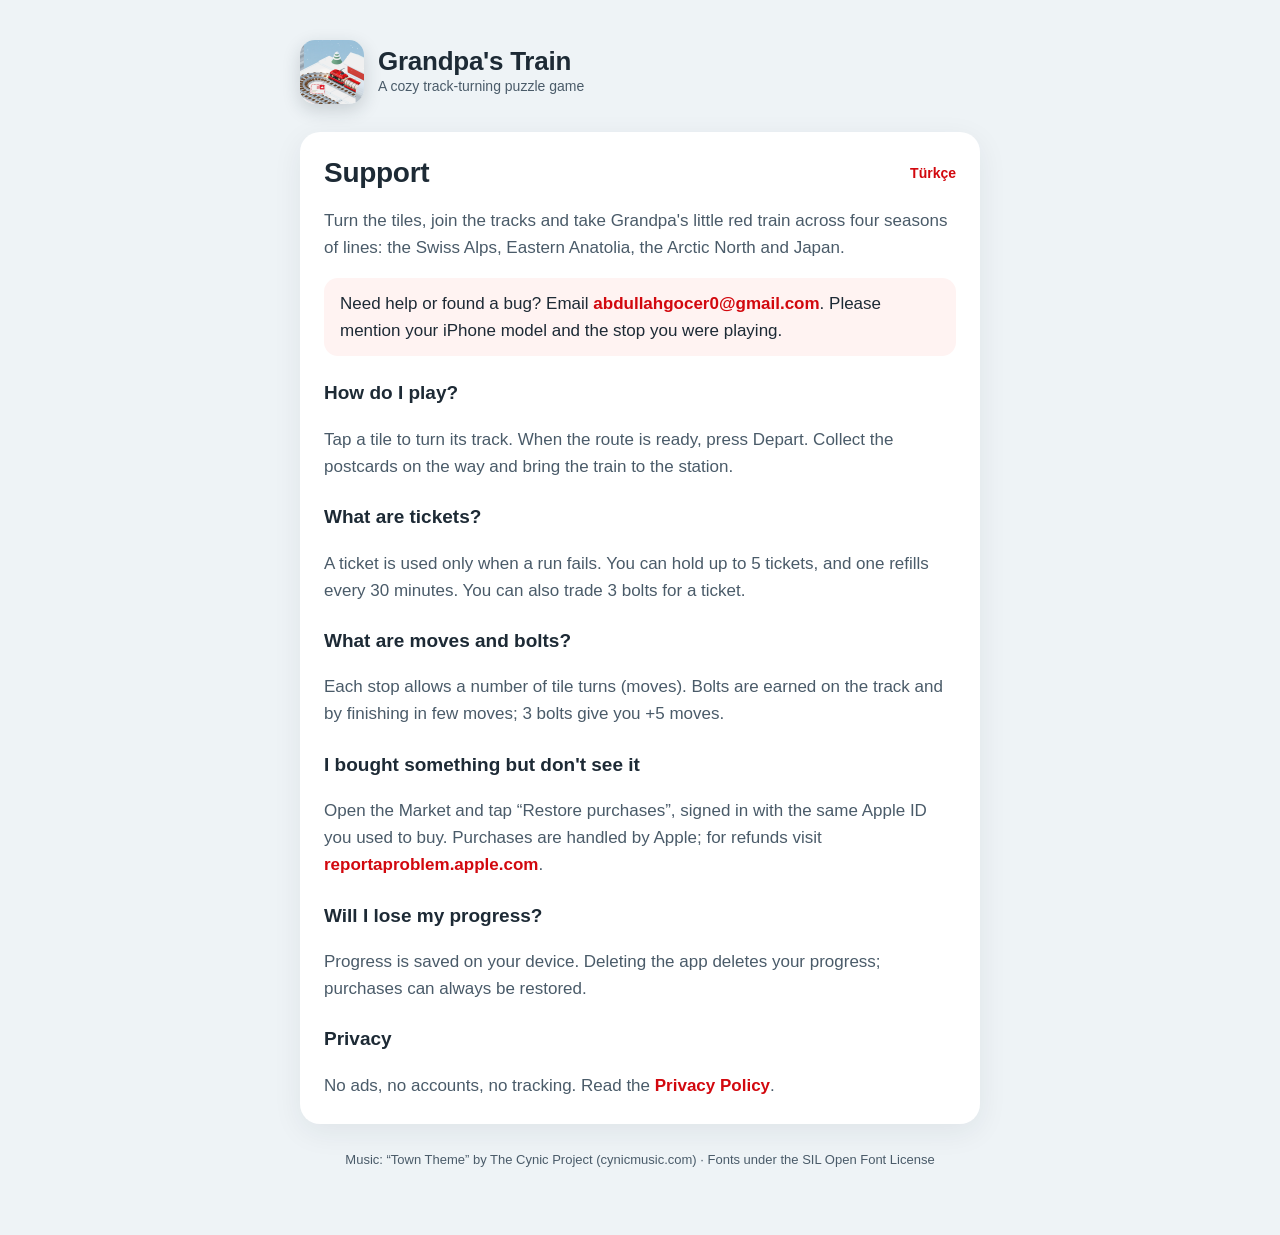
<file: index.html>
<!DOCTYPE html>
<html lang="en"><head><meta charset="utf-8"><meta name="viewport" content="width=device-width,initial-scale=1">
<title>Support · Grandpa's Train</title><link rel="stylesheet" href="stil.css"><link rel="icon" href="ikon.png"></head>
<body><main>
<header><img src="ikon.png" alt=""><div><div class="ad">Grandpa's Train</div><div class="alt">A cozy track-turning puzzle game</div></div></header>
<div class="kart">
<a class="dil" href="tr/">Türkçe</a>
<h1>Support</h1>
<p>Turn the tiles, join the tracks and take Grandpa's little red train across four seasons of lines: the Swiss Alps, Eastern Anatolia, the Arctic North and Japan.</p>
<div class="vurgu">Need help or found a bug? Email <a href="mailto:abdullahgocer0@gmail.com">abdullahgocer0@gmail.com</a>. Please mention your iPhone model and the stop you were playing.</div>
<h2>How do I play?</h2>
<p>Tap a tile to turn its track. When the route is ready, press Depart. Collect the postcards on the way and bring the train to the station.</p>
<h2>What are tickets?</h2>
<p>A ticket is used only when a run fails. You can hold up to 5 tickets, and one refills every 30 minutes. You can also trade 3 bolts for a ticket.</p>
<h2>What are moves and bolts?</h2>
<p>Each stop allows a number of tile turns (moves). Bolts are earned on the track and by finishing in few moves; 3 bolts give you +5 moves.</p>
<h2>I bought something but don't see it</h2>
<p>Open the Market and tap “Restore purchases”, signed in with the same Apple ID you used to buy. Purchases are handled by Apple; for refunds visit <a href="https://reportaproblem.apple.com">reportaproblem.apple.com</a>.</p>
<h2>Will I lose my progress?</h2>
<p>Progress is saved on your device. Deleting the app deletes your progress; purchases can always be restored.</p>
<h2>Privacy</h2>
<p>No ads, no accounts, no tracking. Read the <a href="privacy.html">Privacy Policy</a>.</p>
</div>
<footer>Music: “Town Theme” by The Cynic Project (cynicmusic.com) · Fonts under the SIL Open Font License</footer>
</main></body></html>
</file>
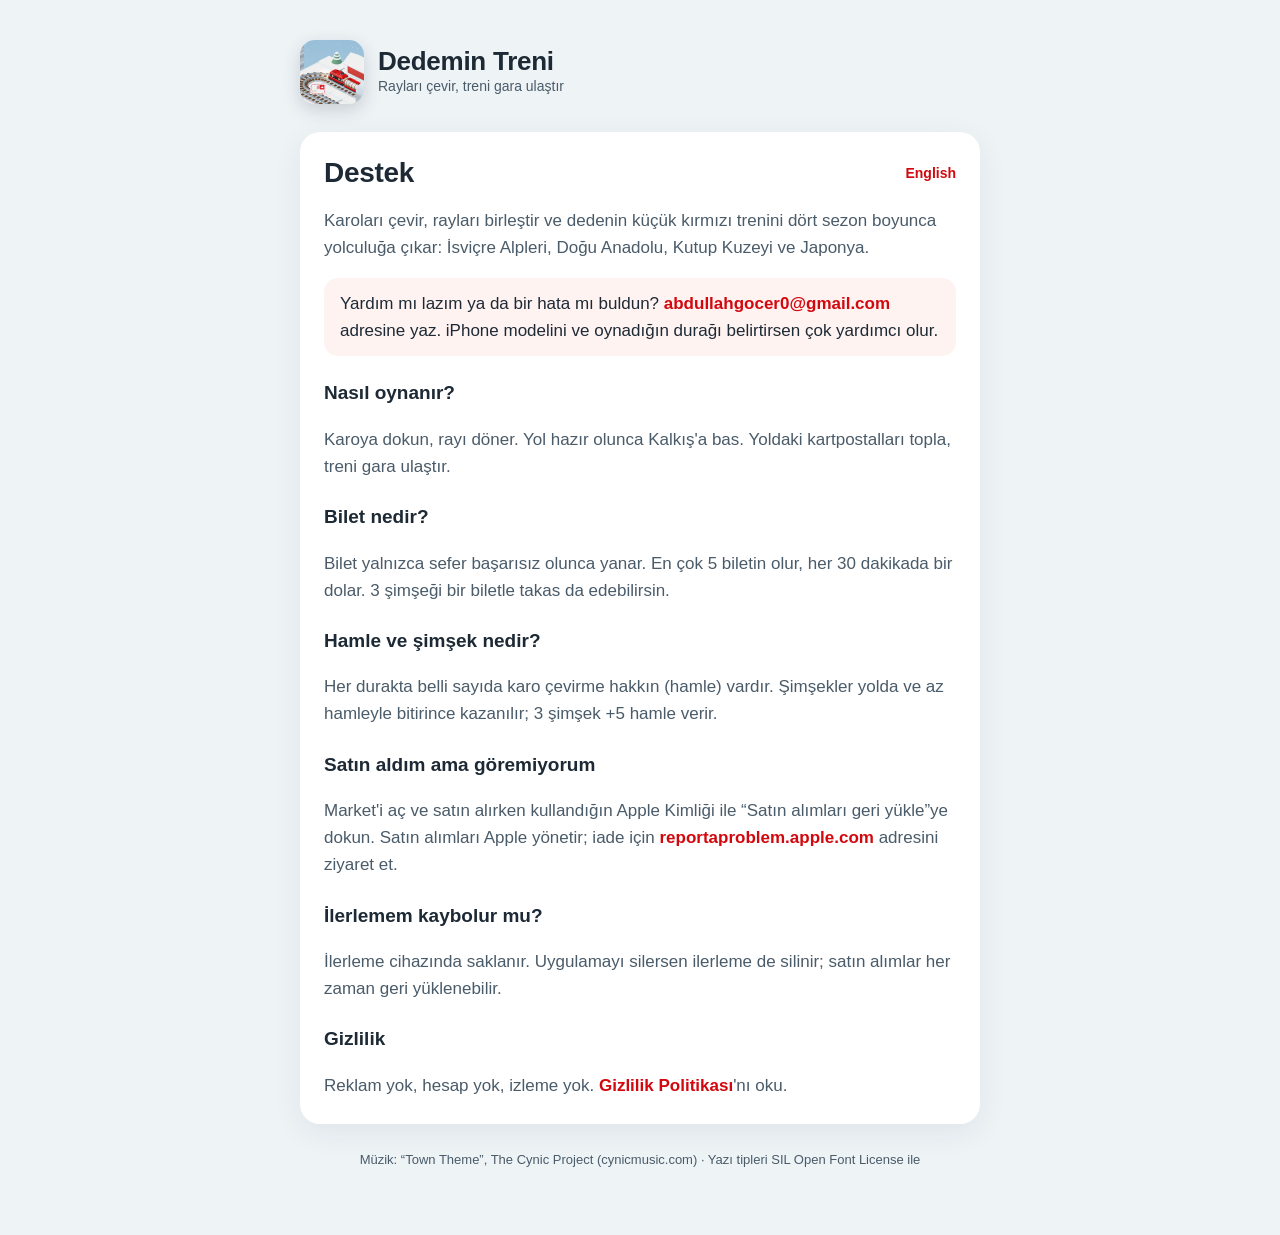
<file: tr/index.html>
<!DOCTYPE html>
<html lang="tr"><head><meta charset="utf-8"><meta name="viewport" content="width=device-width,initial-scale=1">
<title>Destek · Dedemin Treni</title><link rel="stylesheet" href="../stil.css"><link rel="icon" href="../ikon.png"></head>
<body><main>
<header><img src="../ikon.png" alt=""><div><div class="ad">Dedemin Treni</div><div class="alt">Rayları çevir, treni gara ulaştır</div></div></header>
<div class="kart">
<a class="dil" href="../">English</a>
<h1>Destek</h1>
<p>Karoları çevir, rayları birleştir ve dedenin küçük kırmızı trenini dört sezon boyunca yolculuğa çıkar: İsviçre Alpleri, Doğu Anadolu, Kutup Kuzeyi ve Japonya.</p>
<div class="vurgu">Yardım mı lazım ya da bir hata mı buldun? <a href="mailto:abdullahgocer0@gmail.com">abdullahgocer0@gmail.com</a> adresine yaz. iPhone modelini ve oynadığın durağı belirtirsen çok yardımcı olur.</div>
<h2>Nasıl oynanır?</h2>
<p>Karoya dokun, rayı döner. Yol hazır olunca Kalkış'a bas. Yoldaki kartpostalları topla, treni gara ulaştır.</p>
<h2>Bilet nedir?</h2>
<p>Bilet yalnızca sefer başarısız olunca yanar. En çok 5 biletin olur, her 30 dakikada bir dolar. 3 şimşeği bir biletle takas da edebilirsin.</p>
<h2>Hamle ve şimşek nedir?</h2>
<p>Her durakta belli sayıda karo çevirme hakkın (hamle) vardır. Şimşekler yolda ve az hamleyle bitirince kazanılır; 3 şimşek +5 hamle verir.</p>
<h2>Satın aldım ama göremiyorum</h2>
<p>Market'i aç ve satın alırken kullandığın Apple Kimliği ile “Satın alımları geri yükle”ye dokun. Satın alımları Apple yönetir; iade için <a href="https://reportaproblem.apple.com">reportaproblem.apple.com</a> adresini ziyaret et.</p>
<h2>İlerlemem kaybolur mu?</h2>
<p>İlerleme cihazında saklanır. Uygulamayı silersen ilerleme de silinir; satın alımlar her zaman geri yüklenebilir.</p>
<h2>Gizlilik</h2>
<p>Reklam yok, hesap yok, izleme yok. <a href="gizlilik.html">Gizlilik Politikası</a>'nı oku.</p>
</div>
<footer>Müzik: “Town Theme”, The Cynic Project (cynicmusic.com) · Yazı tipleri SIL Open Font License ile</footer>
</main></body></html>
</file>
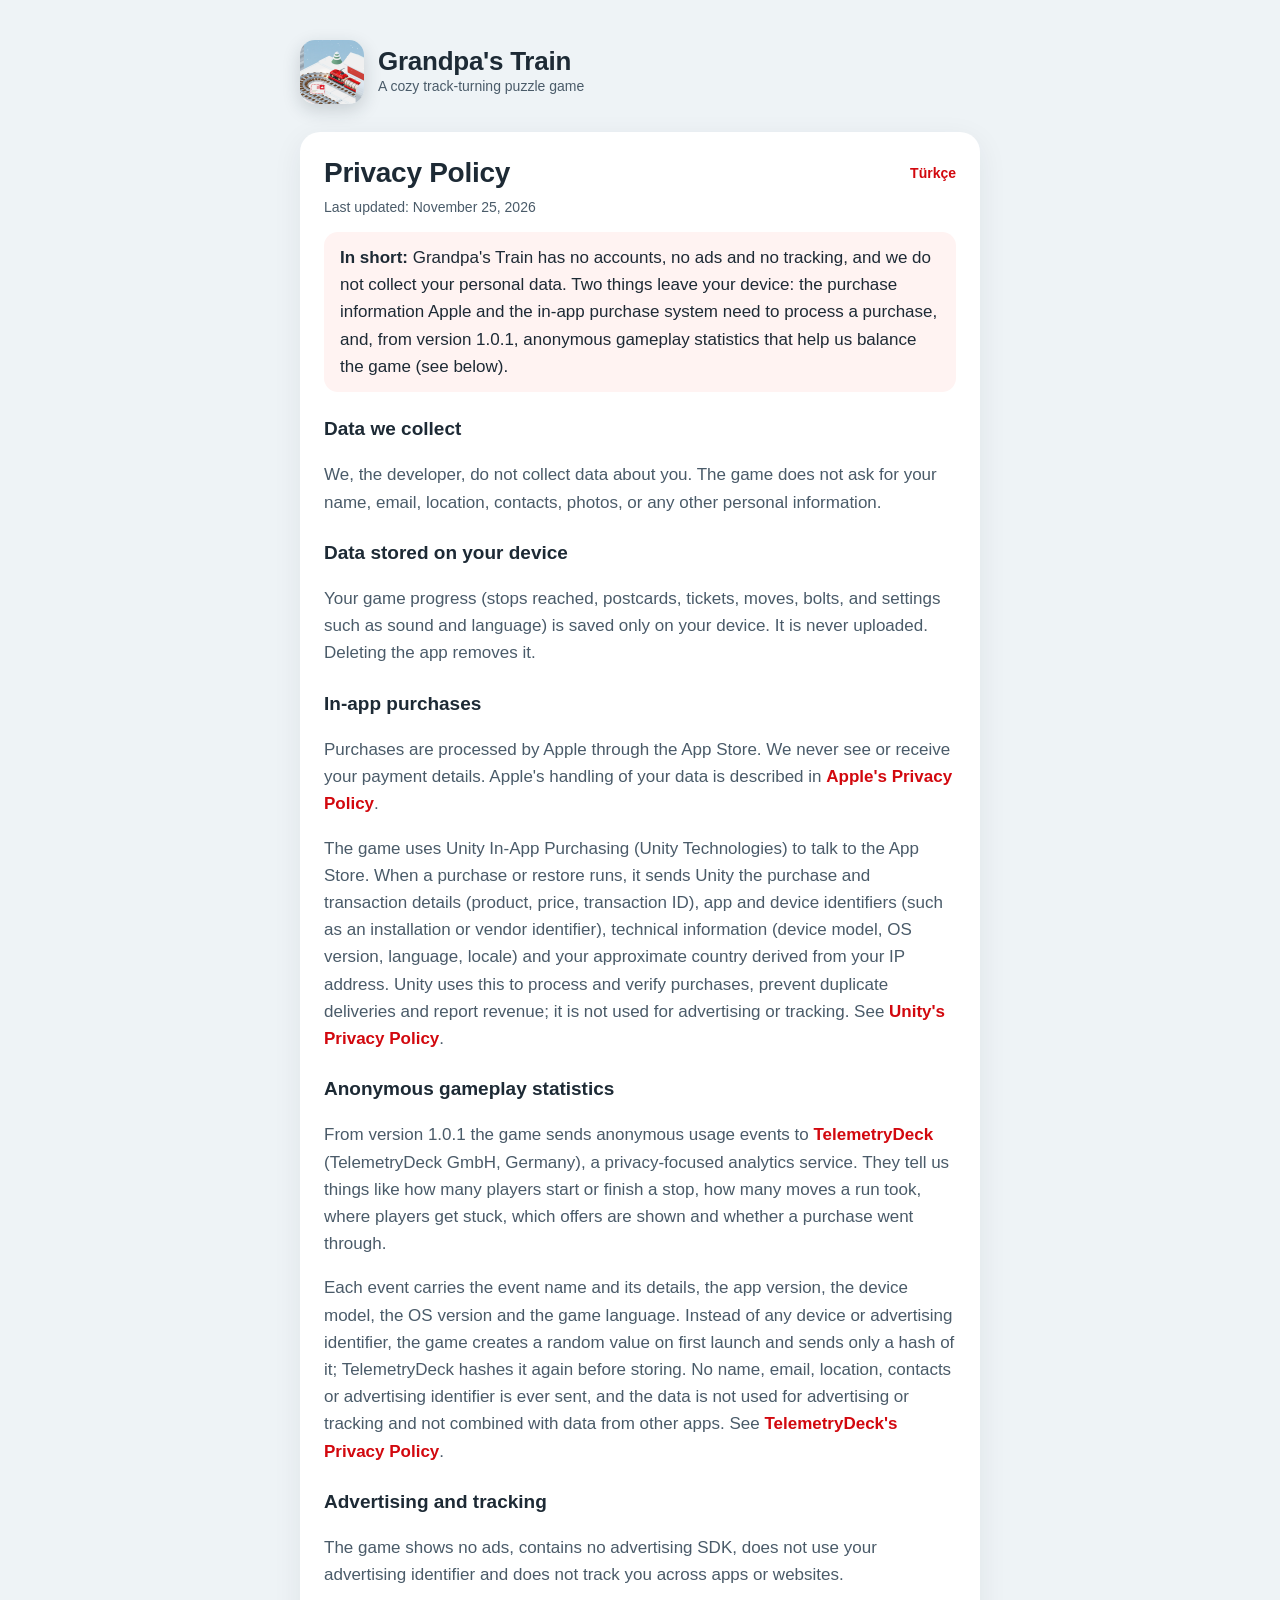
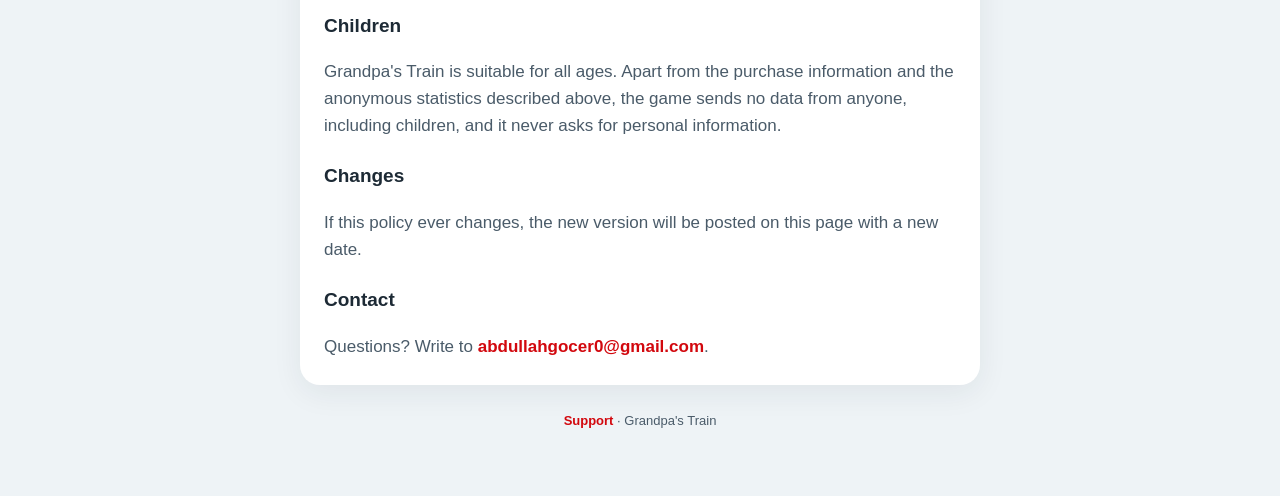
<file: privacy.html>
<!DOCTYPE html>
<html lang="en"><head><meta charset="utf-8"><meta name="viewport" content="width=device-width,initial-scale=1">
<title>Privacy Policy · Grandpa's Train</title><link rel="stylesheet" href="stil.css"><link rel="icon" href="ikon.png"></head>
<body><main>
<header><img src="ikon.png" alt=""><div><div class="ad">Grandpa's Train</div><div class="alt">A cozy track-turning puzzle game</div></div></header>
<div class="kart">
<a class="dil" href="tr/gizlilik.html">Türkçe</a>
<h1>Privacy Policy</h1>
<p class="tarih">Last updated: November 25, 2026</p>
<div class="vurgu"><strong>In short:</strong> Grandpa's Train has no accounts, no ads and no tracking, and we do not collect your personal data. Two things leave your device: the purchase information Apple and the in-app purchase system need to process a purchase, and, from version 1.0.1, anonymous gameplay statistics that help us balance the game (see below).</div>
<h2>Data we collect</h2>
<p>We, the developer, do not collect data about you. The game does not ask for your name, email, location, contacts, photos, or any other personal information.</p>
<h2>Data stored on your device</h2>
<p>Your game progress (stops reached, postcards, tickets, moves, bolts, and settings such as sound and language) is saved only on your device. It is never uploaded. Deleting the app removes it.</p>
<h2>In-app purchases</h2>
<p>Purchases are processed by Apple through the App Store. We never see or receive your payment details. Apple's handling of your data is described in <a href="https://www.apple.com/legal/privacy/">Apple's Privacy Policy</a>.</p>
<p>The game uses Unity In-App Purchasing (Unity Technologies) to talk to the App Store. When a purchase or restore runs, it sends Unity the purchase and transaction details (product, price, transaction ID), app and device identifiers (such as an installation or vendor identifier), technical information (device model, OS version, language, locale) and your approximate country derived from your IP address. Unity uses this to process and verify purchases, prevent duplicate deliveries and report revenue; it is not used for advertising or tracking. See <a href="https://unity.com/legal/privacy-policy">Unity's Privacy Policy</a>.</p>
<h2>Anonymous gameplay statistics</h2>
<p>From version 1.0.1 the game sends anonymous usage events to <a href="https://telemetrydeck.com">TelemetryDeck</a> (TelemetryDeck GmbH, Germany), a privacy-focused analytics service. They tell us things like how many players start or finish a stop, how many moves a run took, where players get stuck, which offers are shown and whether a purchase went through.</p>
<p>Each event carries the event name and its details, the app version, the device model, the OS version and the game language. Instead of any device or advertising identifier, the game creates a random value on first launch and sends only a hash of it; TelemetryDeck hashes it again before storing. No name, email, location, contacts or advertising identifier is ever sent, and the data is not used for advertising or tracking and not combined with data from other apps. See <a href="https://telemetrydeck.com/privacy/">TelemetryDeck's Privacy Policy</a>.</p>
<h2>Advertising and tracking</h2>
<p>The game shows no ads, contains no advertising SDK, does not use your advertising identifier and does not track you across apps or websites.</p>
<h2>Children</h2>
<p>Grandpa's Train is suitable for all ages. Apart from the purchase information and the anonymous statistics described above, the game sends no data from anyone, including children, and it never asks for personal information.</p>
<h2>Changes</h2>
<p>If this policy ever changes, the new version will be posted on this page with a new date.</p>
<h2>Contact</h2>
<p>Questions? Write to <a href="mailto:abdullahgocer0@gmail.com">abdullahgocer0@gmail.com</a>.</p>
</div>
<footer><a href="./">Support</a> · Grandpa's Train</footer>
</main></body></html>
</file>
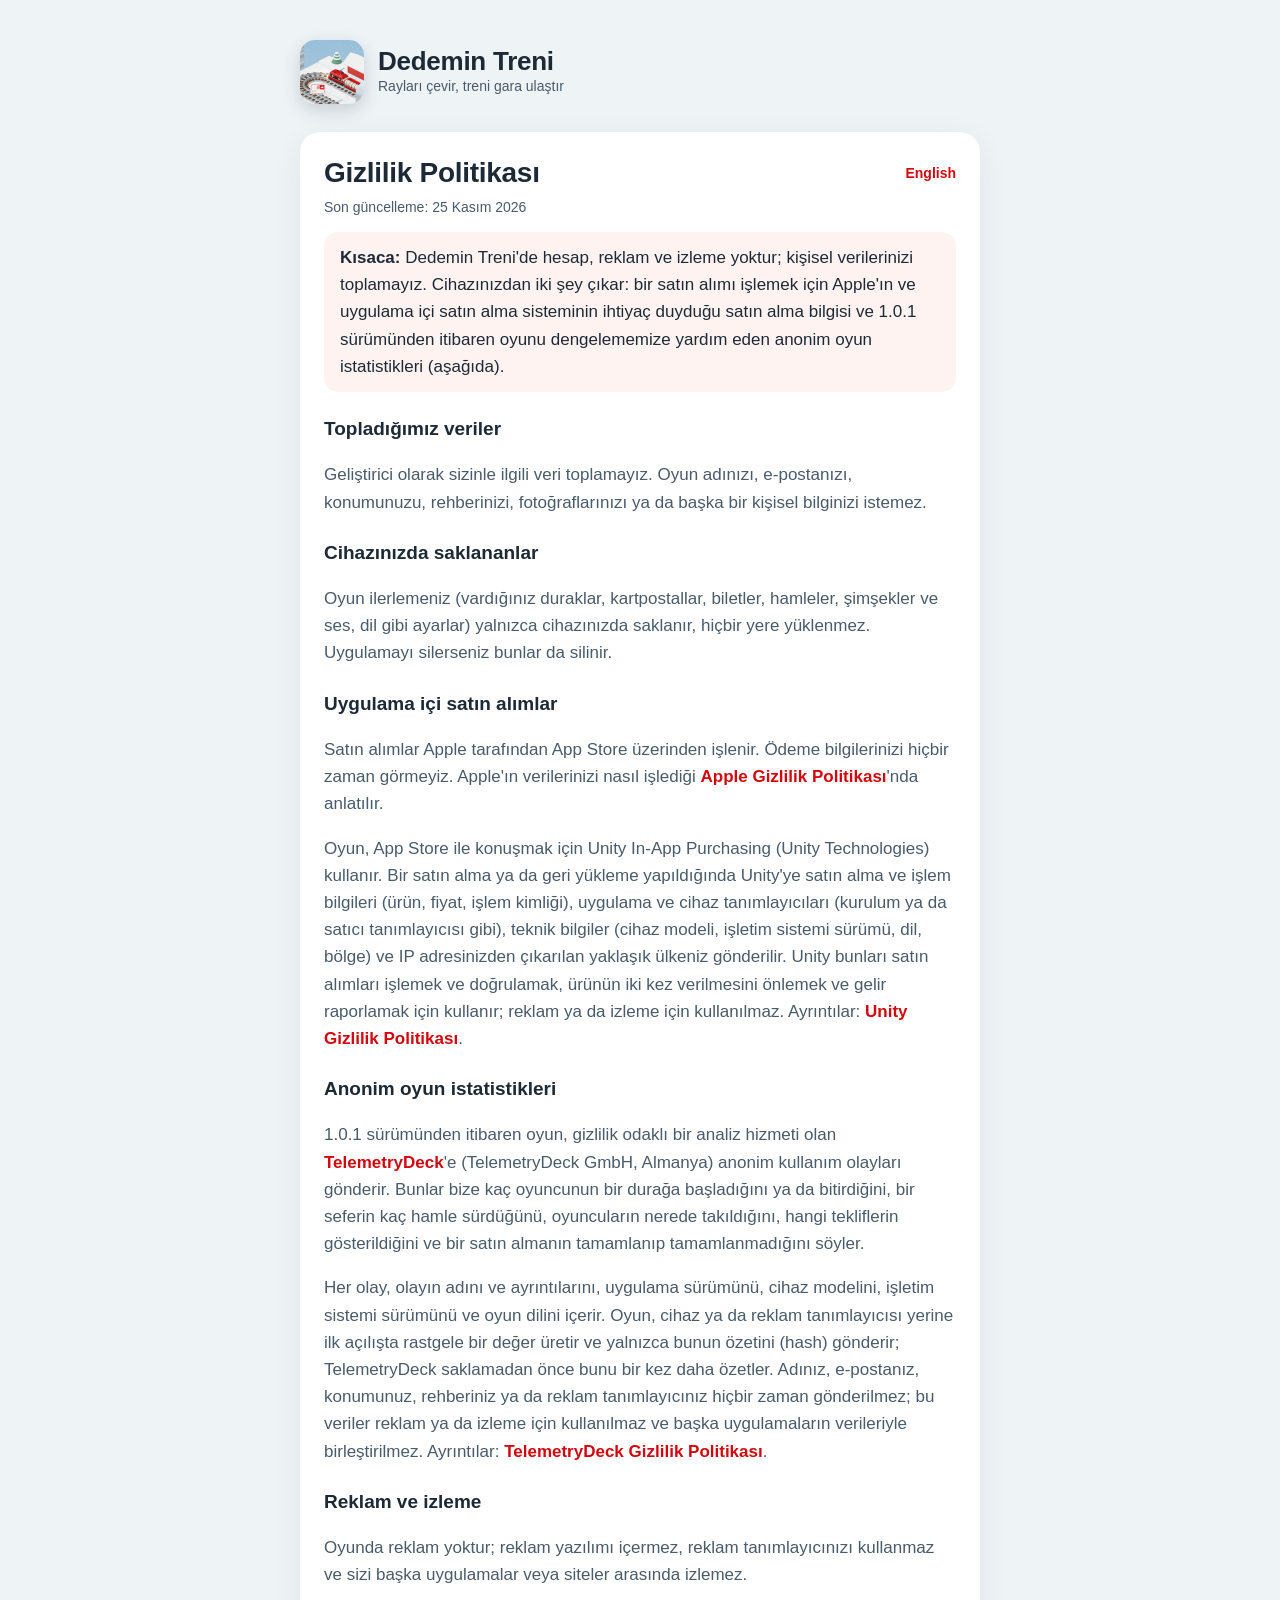
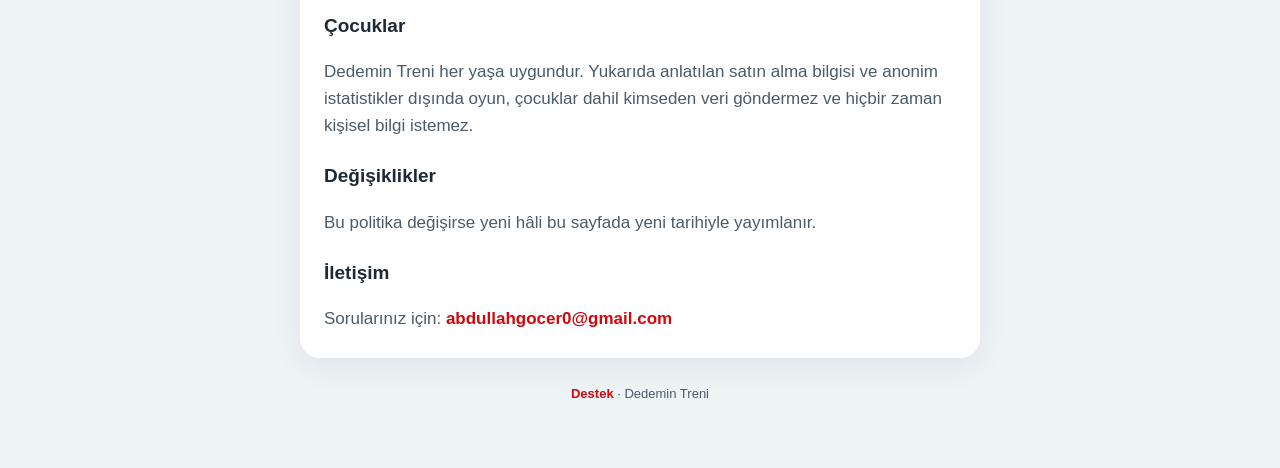
<file: tr/gizlilik.html>
<!DOCTYPE html>
<html lang="tr"><head><meta charset="utf-8"><meta name="viewport" content="width=device-width,initial-scale=1">
<title>Gizlilik Politikası · Dedemin Treni</title><link rel="stylesheet" href="../stil.css"><link rel="icon" href="../ikon.png"></head>
<body><main>
<header><img src="../ikon.png" alt=""><div><div class="ad">Dedemin Treni</div><div class="alt">Rayları çevir, treni gara ulaştır</div></div></header>
<div class="kart">
<a class="dil" href="../privacy.html">English</a>
<h1>Gizlilik Politikası</h1>
<p class="tarih">Son güncelleme: 25 Kasım 2026</p>
<div class="vurgu"><strong>Kısaca:</strong> Dedemin Treni'de hesap, reklam ve izleme yoktur; kişisel verilerinizi toplamayız. Cihazınızdan iki şey çıkar: bir satın alımı işlemek için Apple'ın ve uygulama içi satın alma sisteminin ihtiyaç duyduğu satın alma bilgisi ve 1.0.1 sürümünden itibaren oyunu dengelememize yardım eden anonim oyun istatistikleri (aşağıda).</div>
<h2>Topladığımız veriler</h2>
<p>Geliştirici olarak sizinle ilgili veri toplamayız. Oyun adınızı, e-postanızı, konumunuzu, rehberinizi, fotoğraflarınızı ya da başka bir kişisel bilginizi istemez.</p>
<h2>Cihazınızda saklananlar</h2>
<p>Oyun ilerlemeniz (vardığınız duraklar, kartpostallar, biletler, hamleler, şimşekler ve ses, dil gibi ayarlar) yalnızca cihazınızda saklanır, hiçbir yere yüklenmez. Uygulamayı silerseniz bunlar da silinir.</p>
<h2>Uygulama içi satın alımlar</h2>
<p>Satın alımlar Apple tarafından App Store üzerinden işlenir. Ödeme bilgilerinizi hiçbir zaman görmeyiz. Apple'ın verilerinizi nasıl işlediği <a href="https://www.apple.com/tr/legal/privacy/">Apple Gizlilik Politikası</a>'nda anlatılır.</p>
<p>Oyun, App Store ile konuşmak için Unity In-App Purchasing (Unity Technologies) kullanır. Bir satın alma ya da geri yükleme yapıldığında Unity'ye satın alma ve işlem bilgileri (ürün, fiyat, işlem kimliği), uygulama ve cihaz tanımlayıcıları (kurulum ya da satıcı tanımlayıcısı gibi), teknik bilgiler (cihaz modeli, işletim sistemi sürümü, dil, bölge) ve IP adresinizden çıkarılan yaklaşık ülkeniz gönderilir. Unity bunları satın alımları işlemek ve doğrulamak, ürünün iki kez verilmesini önlemek ve gelir raporlamak için kullanır; reklam ya da izleme için kullanılmaz. Ayrıntılar: <a href="https://unity.com/legal/privacy-policy">Unity Gizlilik Politikası</a>.</p>
<h2>Anonim oyun istatistikleri</h2>
<p>1.0.1 sürümünden itibaren oyun, gizlilik odaklı bir analiz hizmeti olan <a href="https://telemetrydeck.com">TelemetryDeck</a>'e (TelemetryDeck GmbH, Almanya) anonim kullanım olayları gönderir. Bunlar bize kaç oyuncunun bir durağa başladığını ya da bitirdiğini, bir seferin kaç hamle sürdüğünü, oyuncuların nerede takıldığını, hangi tekliflerin gösterildiğini ve bir satın almanın tamamlanıp tamamlanmadığını söyler.</p>
<p>Her olay, olayın adını ve ayrıntılarını, uygulama sürümünü, cihaz modelini, işletim sistemi sürümünü ve oyun dilini içerir. Oyun, cihaz ya da reklam tanımlayıcısı yerine ilk açılışta rastgele bir değer üretir ve yalnızca bunun özetini (hash) gönderir; TelemetryDeck saklamadan önce bunu bir kez daha özetler. Adınız, e-postanız, konumunuz, rehberiniz ya da reklam tanımlayıcınız hiçbir zaman gönderilmez; bu veriler reklam ya da izleme için kullanılmaz ve başka uygulamaların verileriyle birleştirilmez. Ayrıntılar: <a href="https://telemetrydeck.com/privacy/">TelemetryDeck Gizlilik Politikası</a>.</p>
<h2>Reklam ve izleme</h2>
<p>Oyunda reklam yoktur; reklam yazılımı içermez, reklam tanımlayıcınızı kullanmaz ve sizi başka uygulamalar veya siteler arasında izlemez.</p>
<h2>Çocuklar</h2>
<p>Dedemin Treni her yaşa uygundur. Yukarıda anlatılan satın alma bilgisi ve anonim istatistikler dışında oyun, çocuklar dahil kimseden veri göndermez ve hiçbir zaman kişisel bilgi istemez.</p>
<h2>Değişiklikler</h2>
<p>Bu politika değişirse yeni hâli bu sayfada yeni tarihiyle yayımlanır.</p>
<h2>İletişim</h2>
<p>Sorularınız için: <a href="mailto:abdullahgocer0@gmail.com">abdullahgocer0@gmail.com</a></p>
</div>
<footer><a href="./">Destek</a> · Dedemin Treni</footer>
</main></body></html>
</file>
<file: stil.css>
:root{--red:#D2080E;--ink:#1d2a35;--ink2:#4a5b69;--bg:#EEF3F6;--card:#ffffff}
*{box-sizing:border-box}html{-webkit-text-size-adjust:100%}
body{margin:0;background:var(--bg);color:var(--ink);font:17px/1.6 -apple-system,BlinkMacSystemFont,"Segoe UI",Roboto,Helvetica,Arial,sans-serif}
main{max-width:720px;margin:0 auto;padding:40px 20px 64px}
header{display:flex;align-items:center;gap:14px;margin-bottom:28px}
header img{width:64px;height:64px;border-radius:15px;box-shadow:0 6px 18px rgba(29,42,53,.18)}
header .ad{font-weight:800;font-size:26px;letter-spacing:-.01em;line-height:1.1}
header .alt{color:var(--ink2);font-size:14px}
.kart{background:var(--card);border-radius:20px;padding:24px 24px 8px;box-shadow:0 8px 30px rgba(29,42,53,.07);margin-bottom:18px}
h1{font-size:28px;line-height:1.2;margin:0 0 6px;letter-spacing:-.01em}
h2{font-size:19px;margin:22px 0 6px}
p,li{color:var(--ink2)}ul{padding-left:22px}
a{color:var(--red);font-weight:600;text-decoration:none}a:hover{text-decoration:underline}
.tarih{font-size:14px;color:var(--ink2);margin:0 0 14px}
.dil{float:right;font-size:14px;margin-top:6px}
.vurgu{background:#fff3f2;border-radius:14px;padding:12px 16px;color:var(--ink);margin:12px 0 18px}
footer{text-align:center;font-size:13px;color:var(--ink2);margin-top:26px}
</file>
